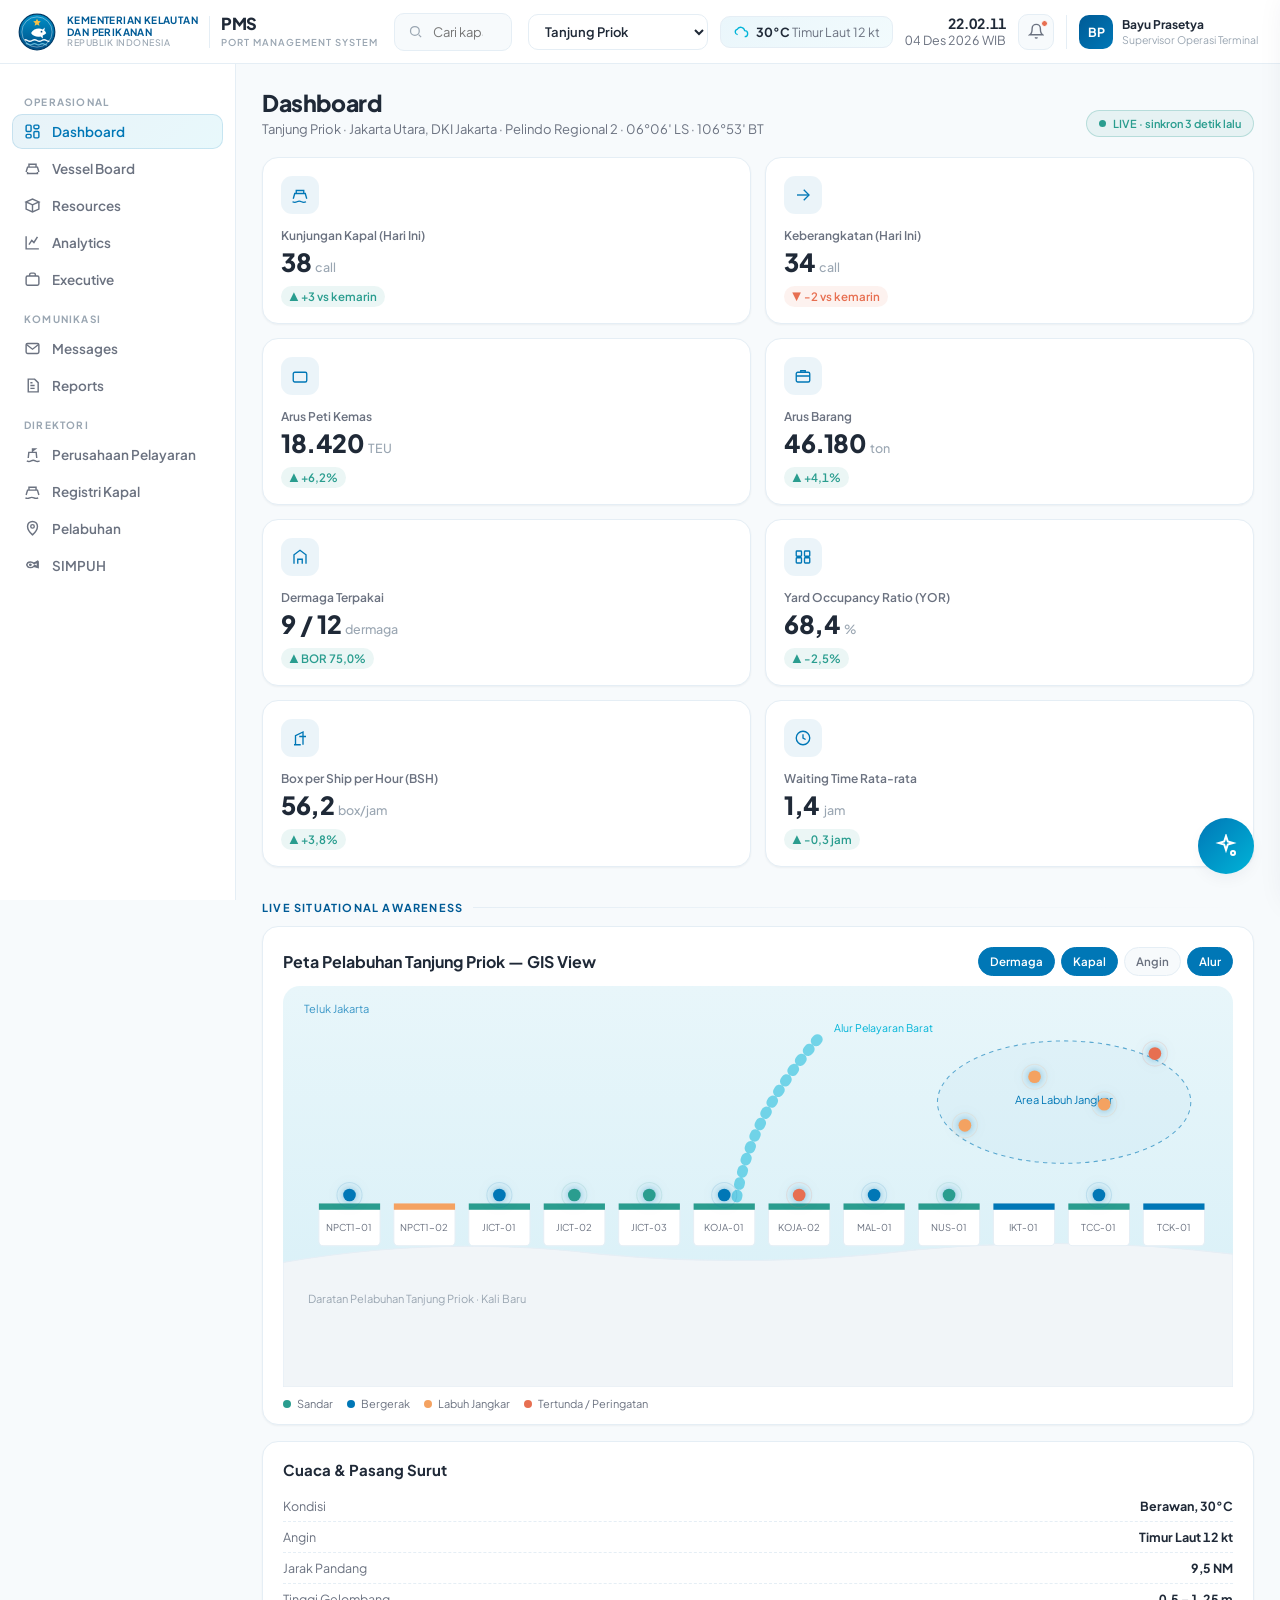
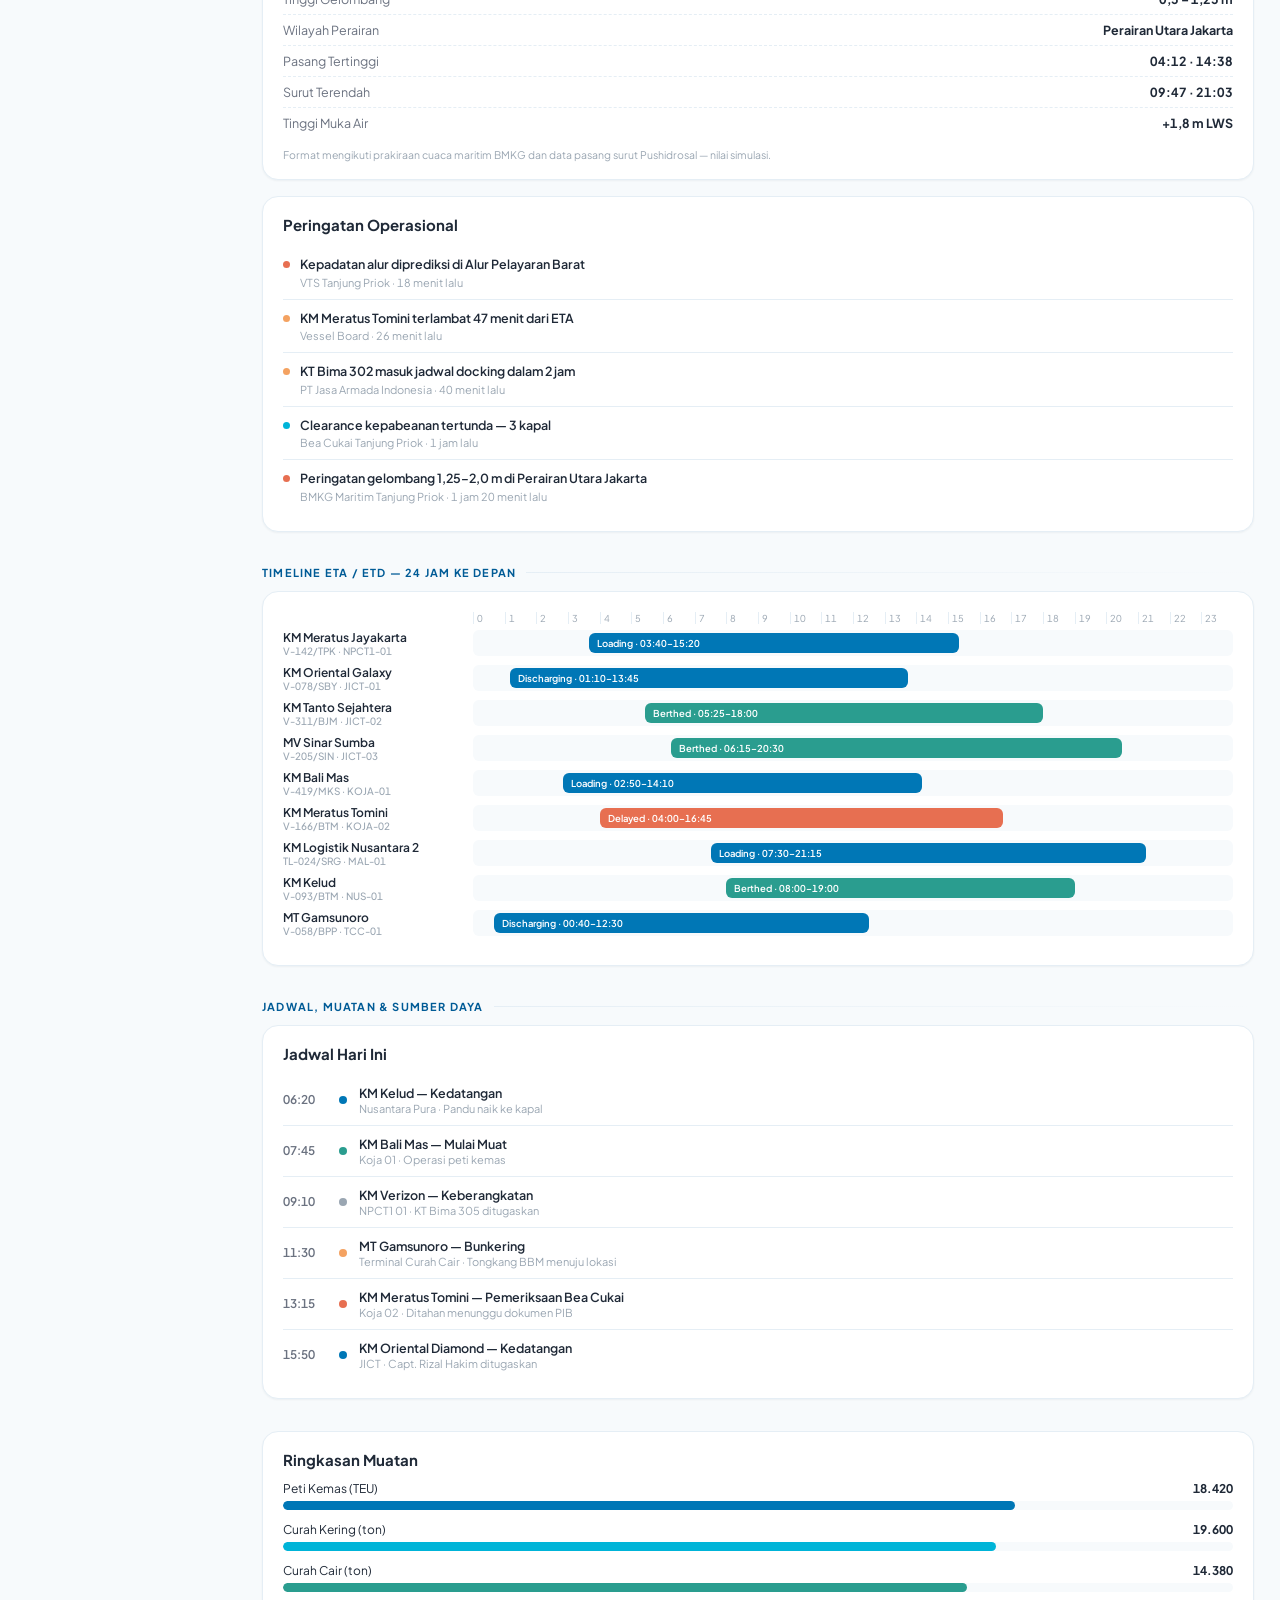
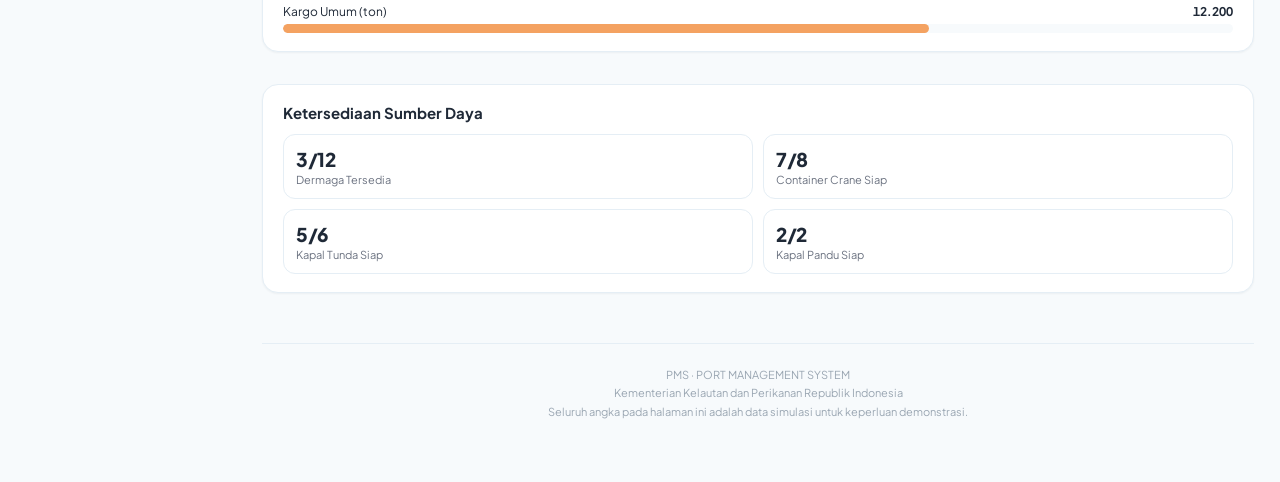
<file: index.html>
<!DOCTYPE html>
<html lang="id">
<head>
<meta charset="UTF-8">
<meta name="viewport" content="width=device-width, initial-scale=1.0">
<meta name="description" content="PMS — Port Management System. Ikhtisar operasional pelabuhan Indonesia secara real-time.">
<title>Dashboard · PMS Port Management System</title>

<link rel="icon" href="assets/img/logo-kkp.svg" type="image/svg+xml">
<link rel="preconnect" href="https://fonts.googleapis.com">
<link rel="preconnect" href="https://fonts.gstatic.com" crossorigin>
<link href="https://fonts.googleapis.com/css2?family=Plus+Jakarta+Sans:wght@400;500;600;700;800&display=swap" rel="stylesheet">

<!-- Urutan pemuatan CSS penting: responsive.css harus terakhir. -->
<link rel="stylesheet" href="assets/css/base.css">
<link rel="stylesheet" href="assets/css/layout.css">
<link rel="stylesheet" href="assets/css/components.css">
<link rel="stylesheet" href="assets/css/responsive.css">
</head>

<body data-page="dashboard">
<div class="app">
  <!-- Topbar dan sidebar dirender oleh assets/js/render.js agar identik
       di seluruh halaman. Jangan menyalin markup-nya ke sini. -->
  <header class="topbar" id="topbar"></header>
  <nav class="sidebar" id="sidebar" aria-label="Navigasi utama"></nav>

  <main class="main">
    <section class="page">

      <div class="page-head">
        <div>
          <h1>Dashboard</h1>
          <div class="sub" id="portSub"></div>
        </div>
        <div class="live-pill"><span class="live-dot"></span> LIVE · sinkron 3 detik lalu</div>
      </div>

      <div class="kpi-grid" id="kpiGrid"></div>

      <div class="section-label">Live Situational Awareness</div>
      <div class="grid-2">
        <div class="card map-card">
          <div class="map-head">
            <h2 id="mapTitle">Peta Pelabuhan — GIS View</h2>
            <div class="layer-toggles" id="layerToggles">
              <button data-layer="Berths"  aria-pressed="true">Dermaga</button>
              <button data-layer="Vessels" aria-pressed="true">Kapal</button>
              <button data-layer="Wind"    aria-pressed="false">Angin</button>
              <button data-layer="Channel" aria-pressed="true">Alur</button>
            </div>
          </div>
          <svg id="portMapSvg" viewBox="0 0 900 380" width="100%" style="display:block;" role="img" aria-label="Peta operasional pelabuhan"></svg>
          <div class="map-legend">
            <span><i style="background:var(--success)"></i>Sandar</span>
            <span><i style="background:var(--primary)"></i>Bergerak</span>
            <span><i style="background:var(--warning)"></i>Labuh Jangkar</span>
            <span><i style="background:var(--danger)"></i>Tertunda / Peringatan</span>
          </div>
        </div>

        <div>
          <div class="card side-card">
            <h2>Cuaca &amp; Pasang Surut</h2>
            <div id="weatherRows"></div>
            <div class="card-note" id="weatherNote"></div>
          </div>
          <div class="card side-card">
            <h2>Peringatan Operasional</h2>
            <div id="alertList"></div>
          </div>
        </div>
      </div>

      <div class="section-label">Timeline ETA / ETD — 24 Jam ke Depan</div>
      <div class="card timeline-card">
        <div class="tl-axis" id="tlAxis"></div>
        <div id="tlBody"></div>
      </div>

      <div class="section-label">Jadwal, Muatan &amp; Sumber Daya</div>
      <div class="grid-3">
        <div class="card side-card"><h2>Jadwal Hari Ini</h2><div id="scheduleList"></div></div>
        <div class="card side-card"><h2>Ringkasan Muatan</h2><div id="cargoSummary"></div></div>
        <div class="card side-card"><h2>Ketersediaan Sumber Daya</h2><div class="resource-grid-mini" id="resAvail"></div></div>
      </div>

    </section>
  </main>
</div>

<!-- Urutan pemuatan JS penting: utils → data → render → pages → copilot → app -->
<script src="assets/js/utils.js"></script>
<script src="assets/js/data.js"></script>
<script src="assets/js/render.js"></script>
<script src="assets/js/pages.js"></script>
<script src="assets/js/copilot.js"></script>
<script src="assets/js/app.js"></script>
</body>
</html>
</file>
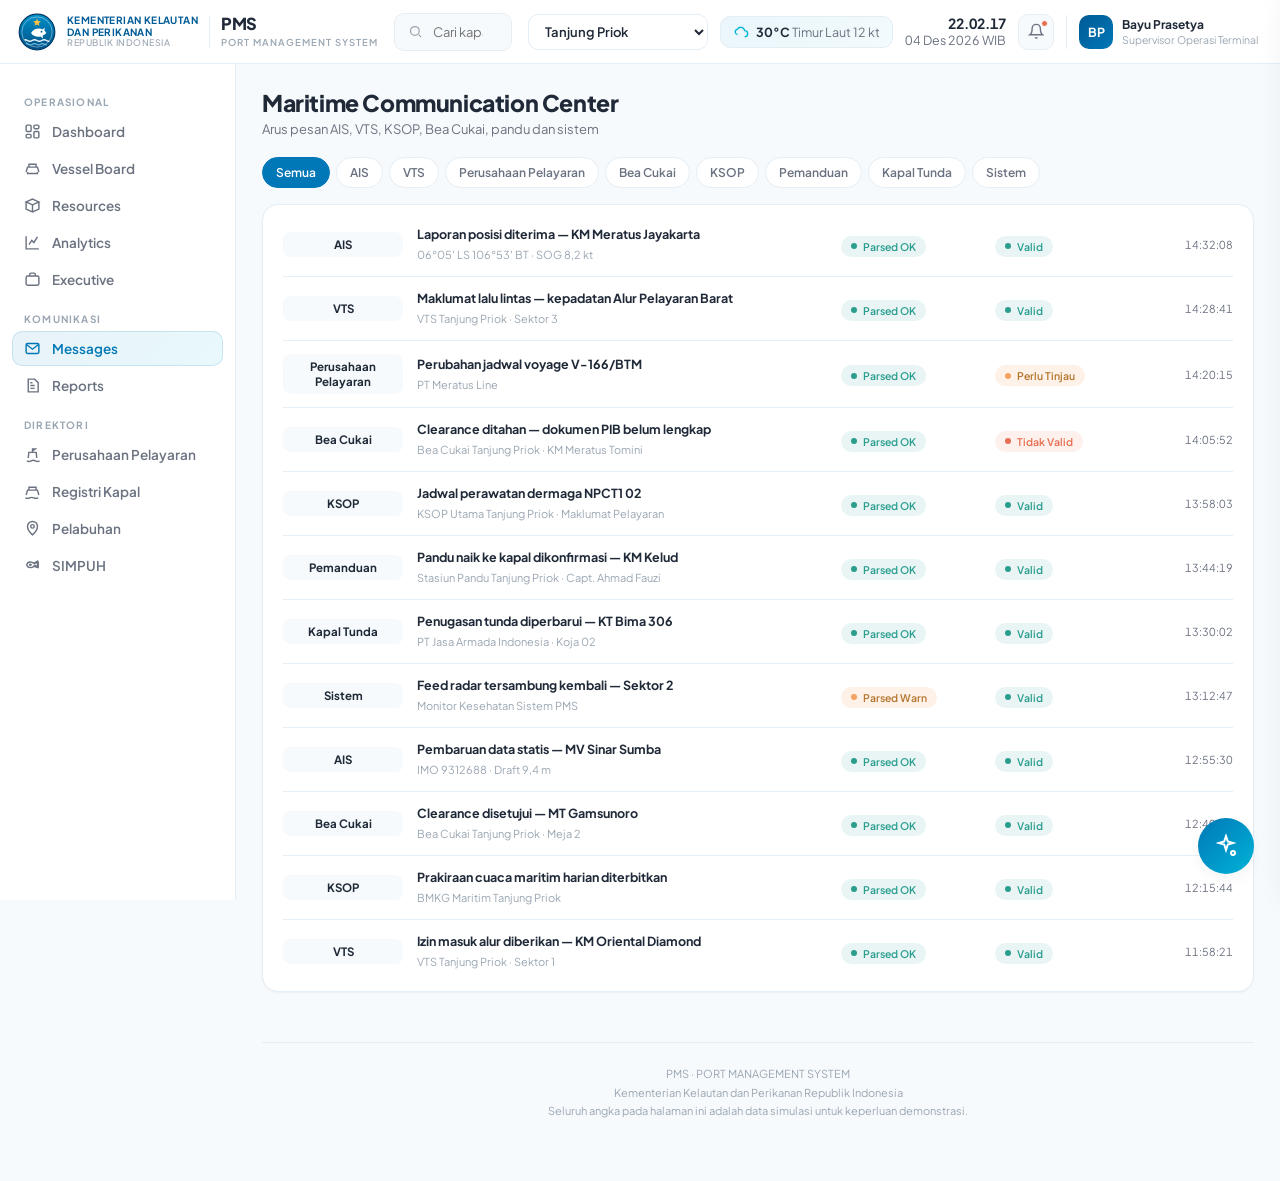
<file: messages.html>
<!DOCTYPE html>
<html lang="id">
<head>
<meta charset="UTF-8">
<meta name="viewport" content="width=device-width, initial-scale=1.0">
<meta name="description" content="Maritime Communication Center — arus pesan AIS, VTS, KSOP, Bea Cukai, pandu dan sistem.">
<title>Messages · PMS Port Management System</title>

<link rel="icon" href="assets/img/logo-kkp.svg" type="image/svg+xml">
<link rel="preconnect" href="https://fonts.googleapis.com">
<link rel="preconnect" href="https://fonts.gstatic.com" crossorigin>
<link href="https://fonts.googleapis.com/css2?family=Plus+Jakarta+Sans:wght@400;500;600;700;800&display=swap" rel="stylesheet">

<!-- Urutan pemuatan CSS penting: responsive.css harus terakhir. -->
<link rel="stylesheet" href="assets/css/base.css">
<link rel="stylesheet" href="assets/css/layout.css">
<link rel="stylesheet" href="assets/css/components.css">
<link rel="stylesheet" href="assets/css/responsive.css">
</head>

<body data-page="messages">
<div class="app">
  <header class="topbar" id="topbar"></header>
  <nav class="sidebar" id="sidebar" aria-label="Navigasi utama"></nav>

  <main class="main">
    <section class="page">

      <div class="page-head">
        <div>
          <h1>Maritime Communication Center</h1>
          <div class="sub">Arus pesan AIS, VTS, KSOP, Bea Cukai, pandu dan sistem</div>
        </div>
      </div>

      <div class="msg-tabs" id="msgTabs"></div>

      <div class="card" style="padding:8px 20px;">
        <div id="msgList"></div>
      </div>

    </section>
  </main>
</div>

<script src="assets/js/utils.js"></script>
<script src="assets/js/data.js"></script>
<script src="assets/js/render.js"></script>
<script src="assets/js/pages.js"></script>
<script src="assets/js/copilot.js"></script>
<script src="assets/js/app.js"></script>
</body>
</html>
</file>
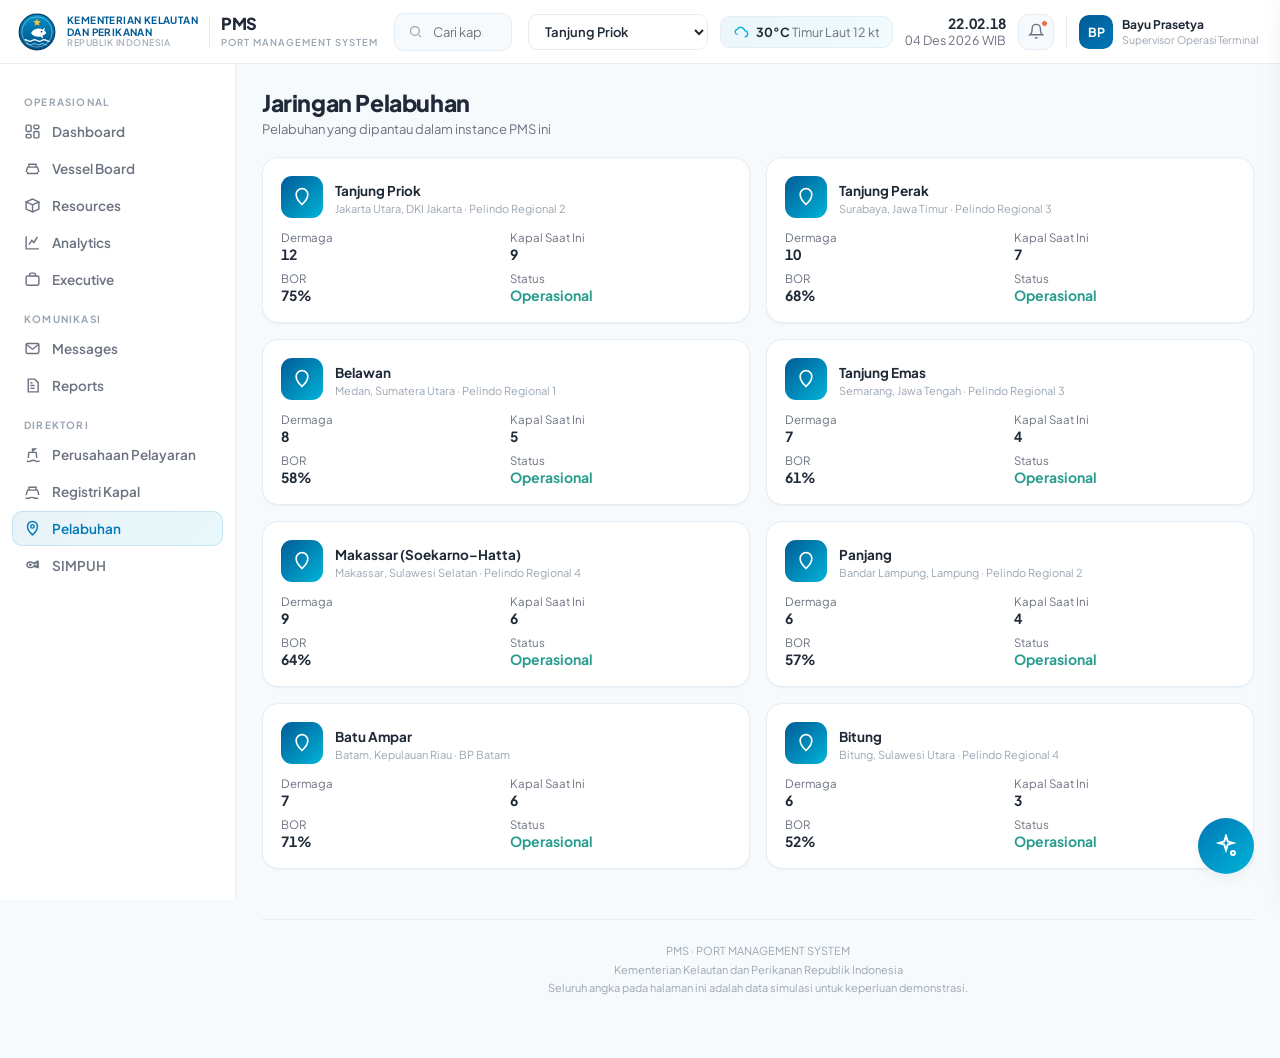
<file: ports.html>
<!DOCTYPE html>
<html lang="id">
<head>
<meta charset="UTF-8">
<meta name="viewport" content="width=device-width, initial-scale=1.0">
<meta name="description" content="Jaringan pelabuhan yang dipantau dalam instance PMS ini.">
<title>Pelabuhan · PMS Port Management System</title>

<link rel="icon" href="assets/img/logo-kkp.svg" type="image/svg+xml">
<link rel="preconnect" href="https://fonts.googleapis.com">
<link rel="preconnect" href="https://fonts.gstatic.com" crossorigin>
<link href="https://fonts.googleapis.com/css2?family=Plus+Jakarta+Sans:wght@400;500;600;700;800&display=swap" rel="stylesheet">

<!-- Urutan pemuatan CSS penting: responsive.css harus terakhir. -->
<link rel="stylesheet" href="assets/css/base.css">
<link rel="stylesheet" href="assets/css/layout.css">
<link rel="stylesheet" href="assets/css/components.css">
<link rel="stylesheet" href="assets/css/responsive.css">
</head>

<body data-page="ports">
<div class="app">
  <header class="topbar" id="topbar"></header>
  <nav class="sidebar" id="sidebar" aria-label="Navigasi utama"></nav>

  <main class="main">
    <section class="page">

      <div class="page-head">
        <div>
          <h1>Jaringan Pelabuhan</h1>
          <div class="sub">Pelabuhan yang dipantau dalam instance PMS ini</div>
        </div>
      </div>

      <div class="dir-grid" id="portsGrid"></div>

    </section>
  </main>
</div>

<script src="assets/js/utils.js"></script>
<script src="assets/js/data.js"></script>
<script src="assets/js/render.js"></script>
<script src="assets/js/pages.js"></script>
<script src="assets/js/copilot.js"></script>
<script src="assets/js/app.js"></script>
</body>
</html>
</file>
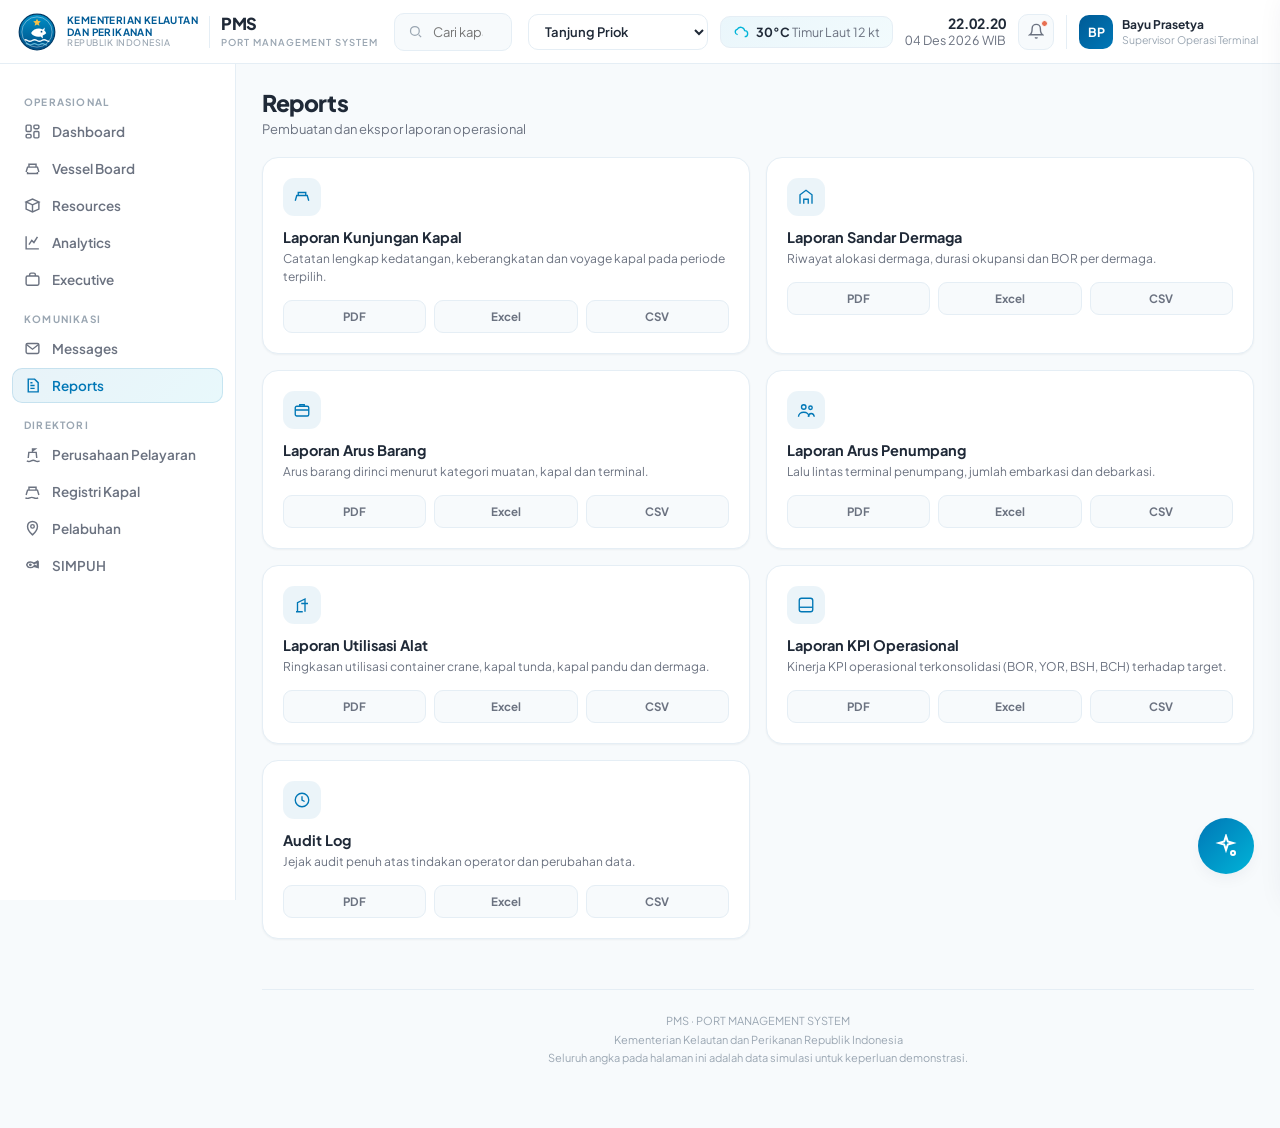
<file: reports.html>
<!DOCTYPE html>
<html lang="id">
<head>
<meta charset="UTF-8">
<meta name="viewport" content="width=device-width, initial-scale=1.0">
<meta name="description" content="Reports — pembuatan dan ekspor laporan operasional pelabuhan.">
<title>Reports · PMS Port Management System</title>

<link rel="icon" href="assets/img/logo-kkp.svg" type="image/svg+xml">
<link rel="preconnect" href="https://fonts.googleapis.com">
<link rel="preconnect" href="https://fonts.gstatic.com" crossorigin>
<link href="https://fonts.googleapis.com/css2?family=Plus+Jakarta+Sans:wght@400;500;600;700;800&display=swap" rel="stylesheet">

<!-- Urutan pemuatan CSS penting: responsive.css harus terakhir. -->
<link rel="stylesheet" href="assets/css/base.css">
<link rel="stylesheet" href="assets/css/layout.css">
<link rel="stylesheet" href="assets/css/components.css">
<link rel="stylesheet" href="assets/css/responsive.css">
</head>

<body data-page="reports">
<div class="app">
  <header class="topbar" id="topbar"></header>
  <nav class="sidebar" id="sidebar" aria-label="Navigasi utama"></nav>

  <main class="main">
    <section class="page">

      <div class="page-head">
        <div>
          <h1>Reports</h1>
          <div class="sub">Pembuatan dan ekspor laporan operasional</div>
        </div>
      </div>

      <div class="report-grid" id="reportGrid"></div>

    </section>
  </main>
</div>

<script src="assets/js/utils.js"></script>
<script src="assets/js/data.js"></script>
<script src="assets/js/render.js"></script>
<script src="assets/js/pages.js"></script>
<script src="assets/js/copilot.js"></script>
<script src="assets/js/app.js"></script>
</body>
</html>
</file>
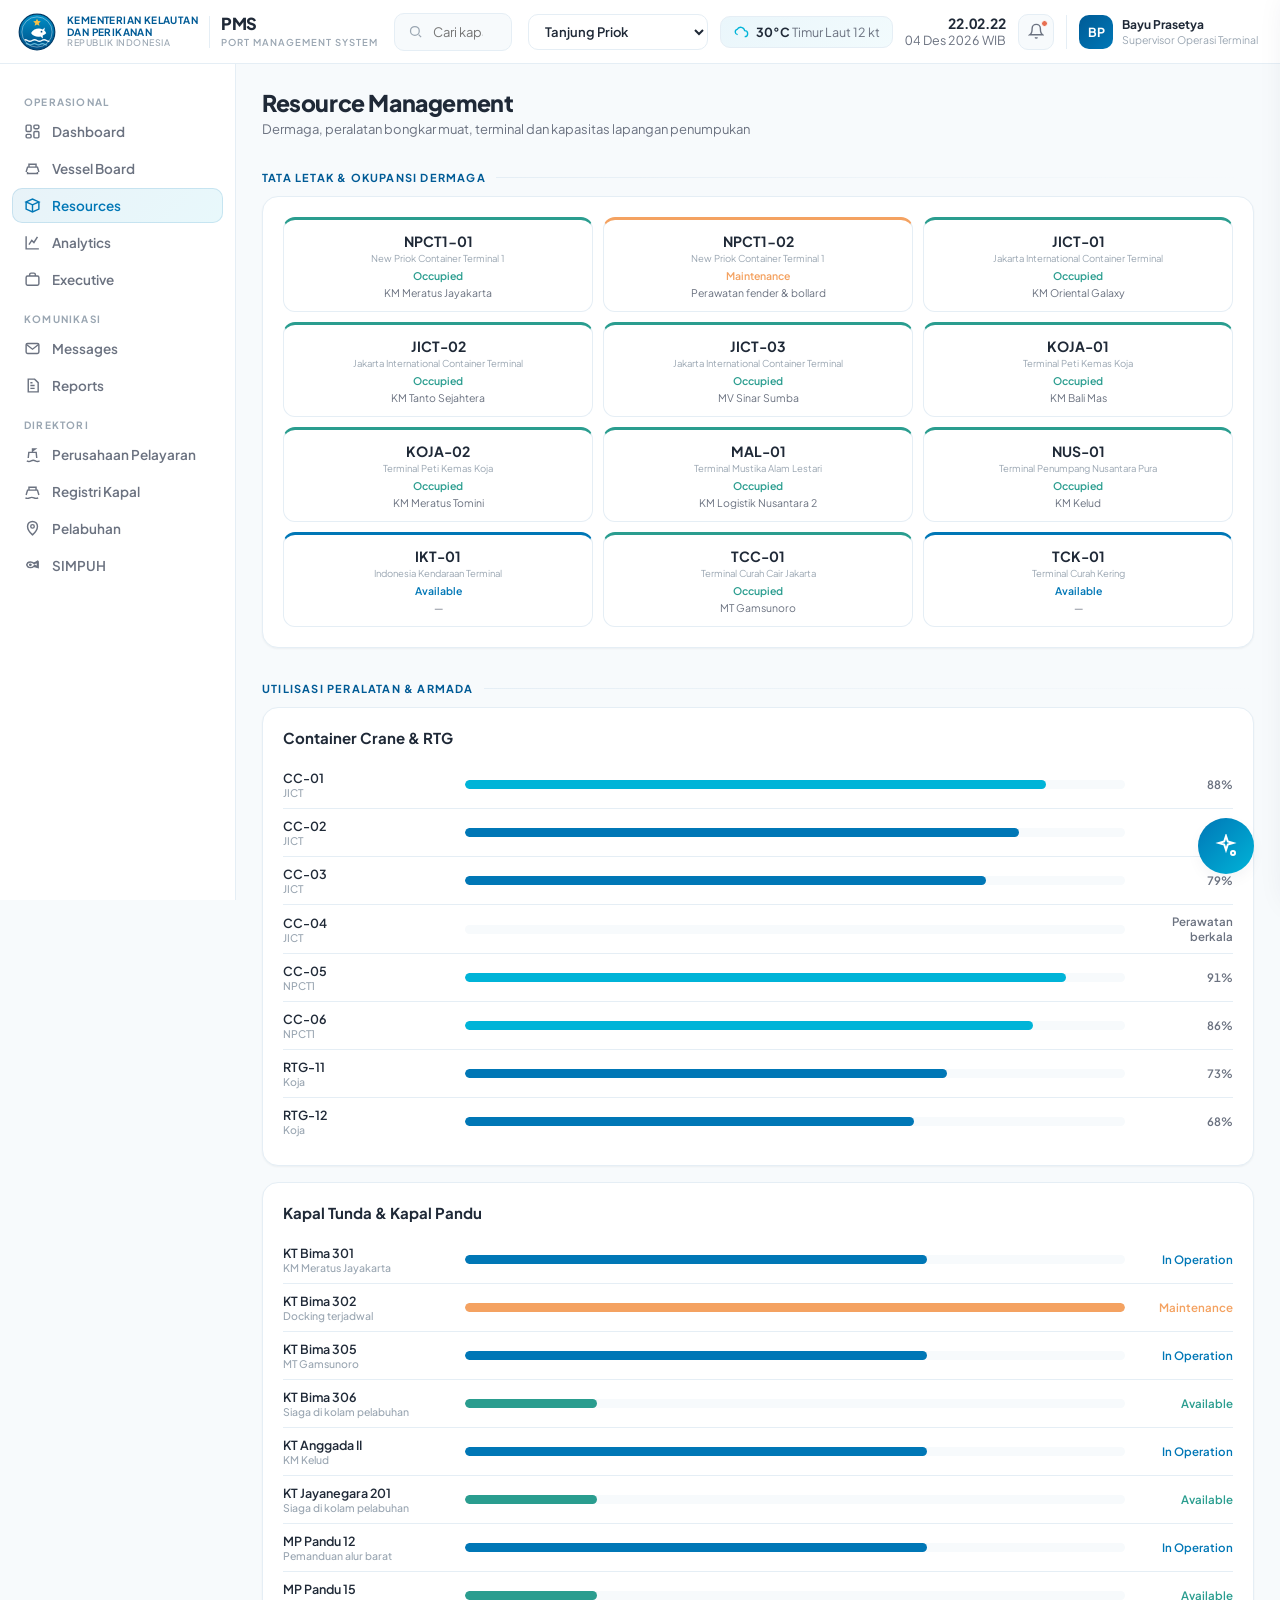
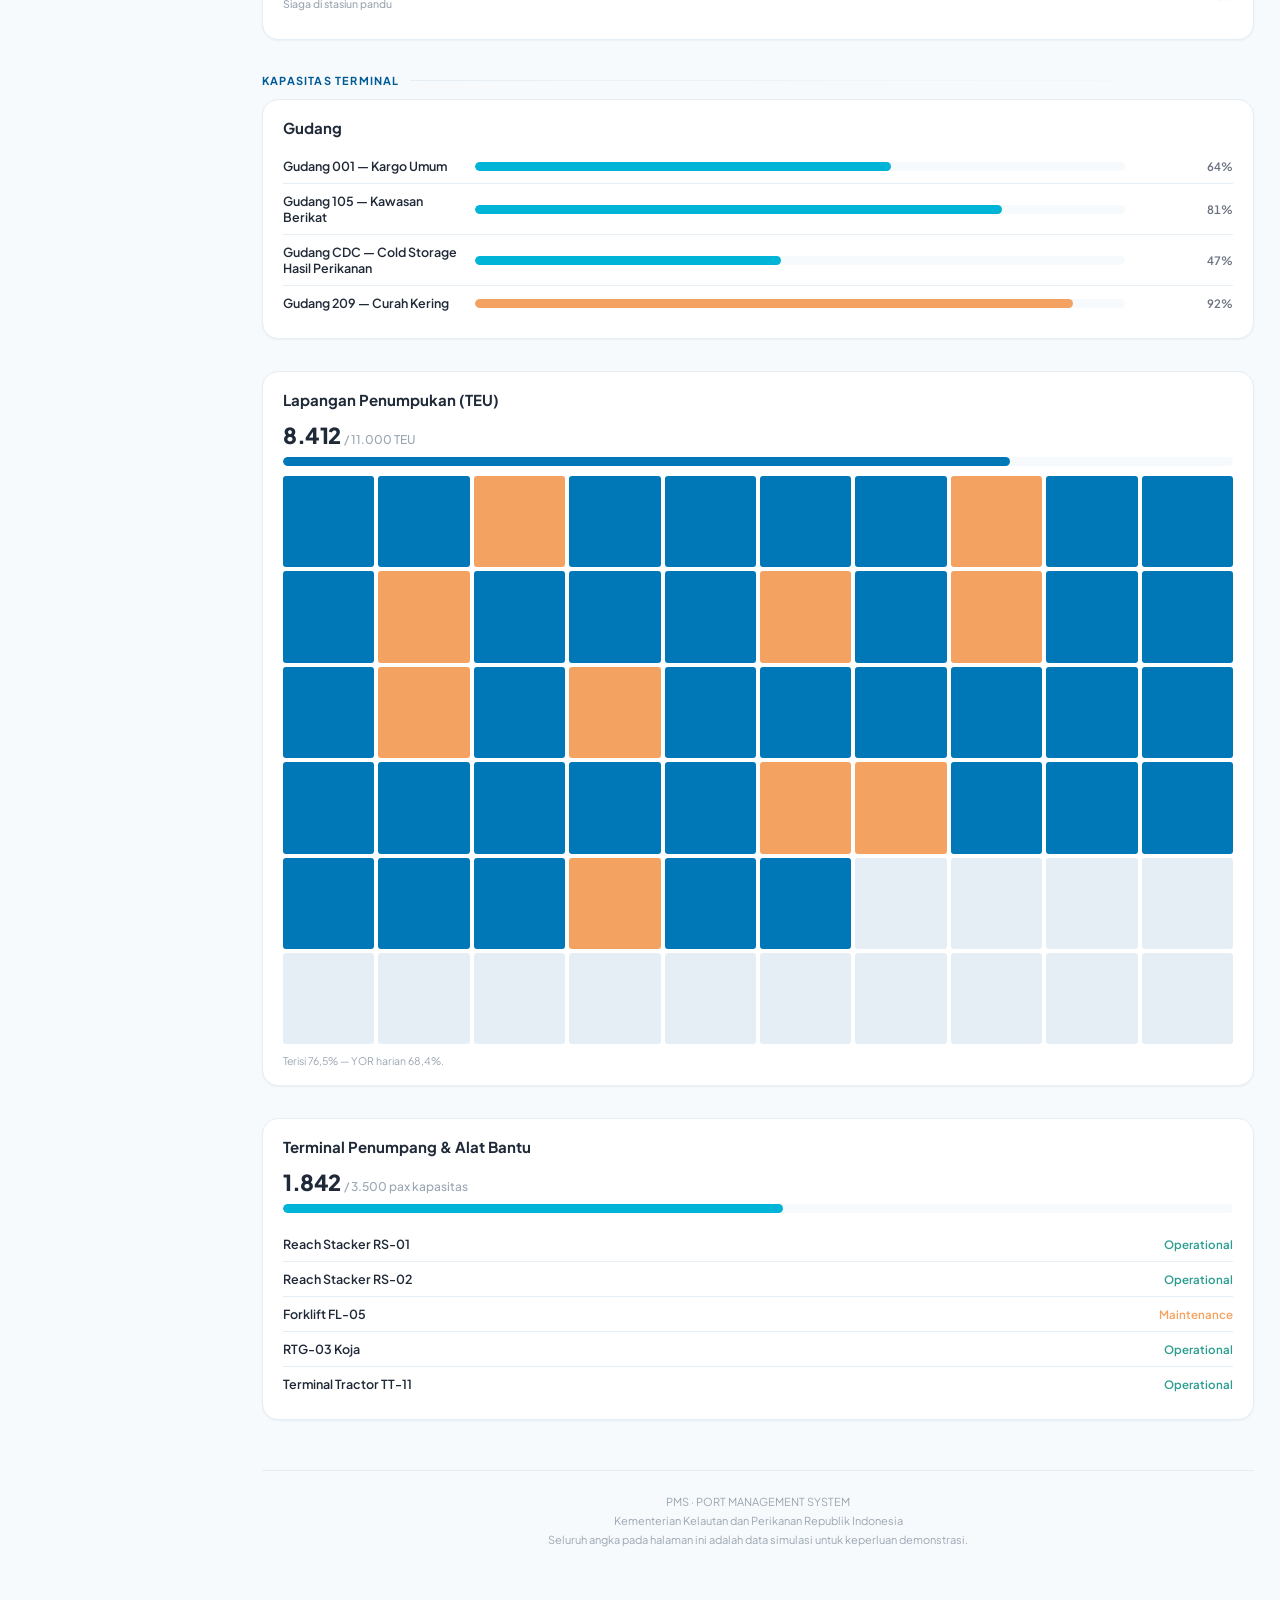
<file: resources.html>
<!DOCTYPE html>
<html lang="id">
<head>
<meta charset="UTF-8">
<meta name="viewport" content="width=device-width, initial-scale=1.0">
<meta name="description" content="Resource Management — dermaga, peralatan bongkar muat, gudang dan lapangan penumpukan.">
<title>Resources · PMS Port Management System</title>

<link rel="icon" href="assets/img/logo-kkp.svg" type="image/svg+xml">
<link rel="preconnect" href="https://fonts.googleapis.com">
<link rel="preconnect" href="https://fonts.gstatic.com" crossorigin>
<link href="https://fonts.googleapis.com/css2?family=Plus+Jakarta+Sans:wght@400;500;600;700;800&display=swap" rel="stylesheet">

<!-- Urutan pemuatan CSS penting: responsive.css harus terakhir. -->
<link rel="stylesheet" href="assets/css/base.css">
<link rel="stylesheet" href="assets/css/layout.css">
<link rel="stylesheet" href="assets/css/components.css">
<link rel="stylesheet" href="assets/css/responsive.css">
</head>

<body data-page="resources">
<div class="app">
  <header class="topbar" id="topbar"></header>
  <nav class="sidebar" id="sidebar" aria-label="Navigasi utama"></nav>

  <main class="main">
    <section class="page">

      <div class="page-head">
        <div>
          <h1>Resource Management</h1>
          <div class="sub">Dermaga, peralatan bongkar muat, terminal dan kapasitas lapangan penumpukan</div>
        </div>
      </div>

      <div class="section-label">Tata Letak &amp; Okupansi Dermaga</div>
      <div class="card" style="padding:20px;">
        <div class="berth-grid" id="berthGrid"></div>
      </div>

      <div class="section-label">Utilisasi Peralatan &amp; Armada</div>
      <div class="grid-2">
        <div class="card res-list-card"><h2>Container Crane &amp; RTG</h2><div id="craneList"></div></div>
        <div class="card res-list-card"><h2>Kapal Tunda &amp; Kapal Pandu</h2><div id="tugList"></div></div>
      </div>

      <div class="section-label">Kapasitas Terminal</div>
      <div class="grid-3">
        <div class="card side-card"><h2>Gudang</h2><div id="warehouseList"></div></div>

        <div class="card side-card">
          <h2>Lapangan Penumpukan (TEU)</h2>
          <div class="big-stat" id="yardStat"></div>
          <div class="bar-track" style="margin-top:8px;"><div class="bar-fill" id="yardBar" style="background:var(--primary);"></div></div>
          <div class="yard-grid" id="yardGrid"></div>
          <div class="card-note" id="yardNote"></div>
        </div>

        <div class="card side-card">
          <h2>Terminal Penumpang &amp; Alat Bantu</h2>
          <div class="big-stat" id="paxStat"></div>
          <div class="bar-track" style="margin-top:8px;margin-bottom:14px;"><div class="bar-fill" id="paxBar" style="background:var(--accent);"></div></div>
          <div id="equipmentList"></div>
        </div>
      </div>

    </section>
  </main>
</div>

<script src="assets/js/utils.js"></script>
<script src="assets/js/data.js"></script>
<script src="assets/js/render.js"></script>
<script src="assets/js/pages.js"></script>
<script src="assets/js/copilot.js"></script>
<script src="assets/js/app.js"></script>
</body>
</html>
</file>
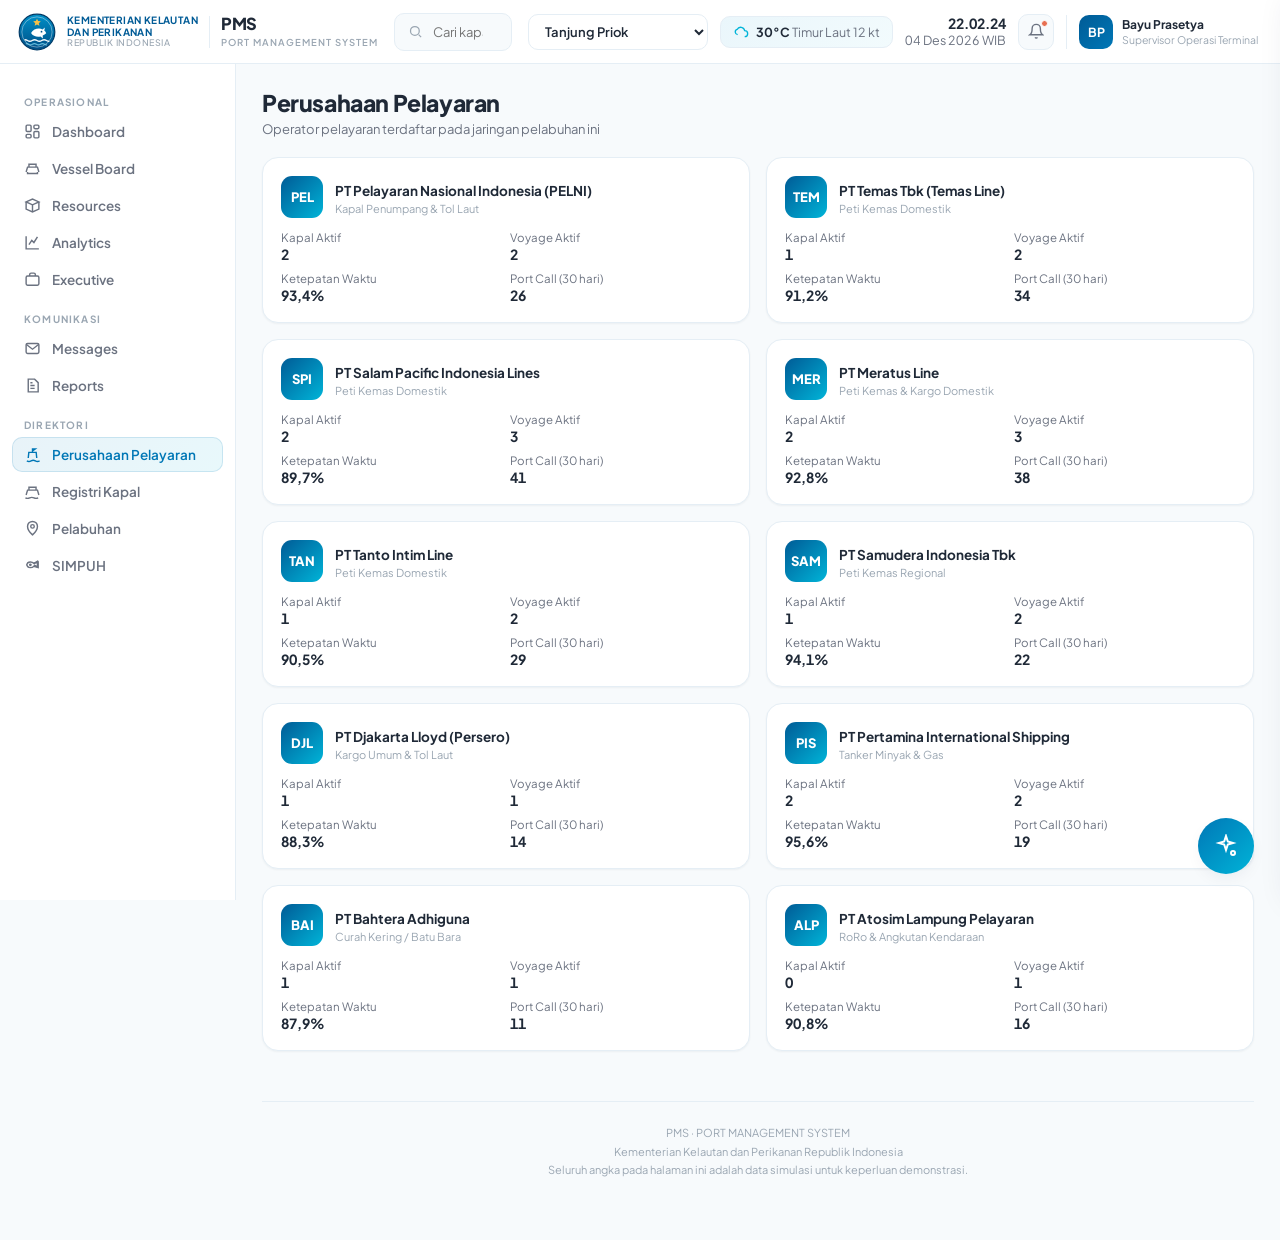
<file: shipping-lines.html>
<!DOCTYPE html>
<html lang="id">
<head>
<meta charset="UTF-8">
<meta name="viewport" content="width=device-width, initial-scale=1.0">
<meta name="description" content="Direktori perusahaan pelayaran yang beroperasi pada jaringan pelabuhan ini.">
<title>Perusahaan Pelayaran · PMS Port Management System</title>

<link rel="icon" href="assets/img/logo-kkp.svg" type="image/svg+xml">
<link rel="preconnect" href="https://fonts.googleapis.com">
<link rel="preconnect" href="https://fonts.gstatic.com" crossorigin>
<link href="https://fonts.googleapis.com/css2?family=Plus+Jakarta+Sans:wght@400;500;600;700;800&display=swap" rel="stylesheet">

<!-- Urutan pemuatan CSS penting: responsive.css harus terakhir. -->
<link rel="stylesheet" href="assets/css/base.css">
<link rel="stylesheet" href="assets/css/layout.css">
<link rel="stylesheet" href="assets/css/components.css">
<link rel="stylesheet" href="assets/css/responsive.css">
</head>

<body data-page="shippinglines">
<div class="app">
  <header class="topbar" id="topbar"></header>
  <nav class="sidebar" id="sidebar" aria-label="Navigasi utama"></nav>

  <main class="main">
    <section class="page">

      <div class="page-head">
        <div>
          <h1>Perusahaan Pelayaran</h1>
          <div class="sub">Operator pelayaran terdaftar pada jaringan pelabuhan ini</div>
        </div>
      </div>

      <div class="dir-grid" id="shippingLinesGrid"></div>

    </section>
  </main>
</div>

<script src="assets/js/utils.js"></script>
<script src="assets/js/data.js"></script>
<script src="assets/js/render.js"></script>
<script src="assets/js/pages.js"></script>
<script src="assets/js/copilot.js"></script>
<script src="assets/js/app.js"></script>
</body>
</html>
</file>
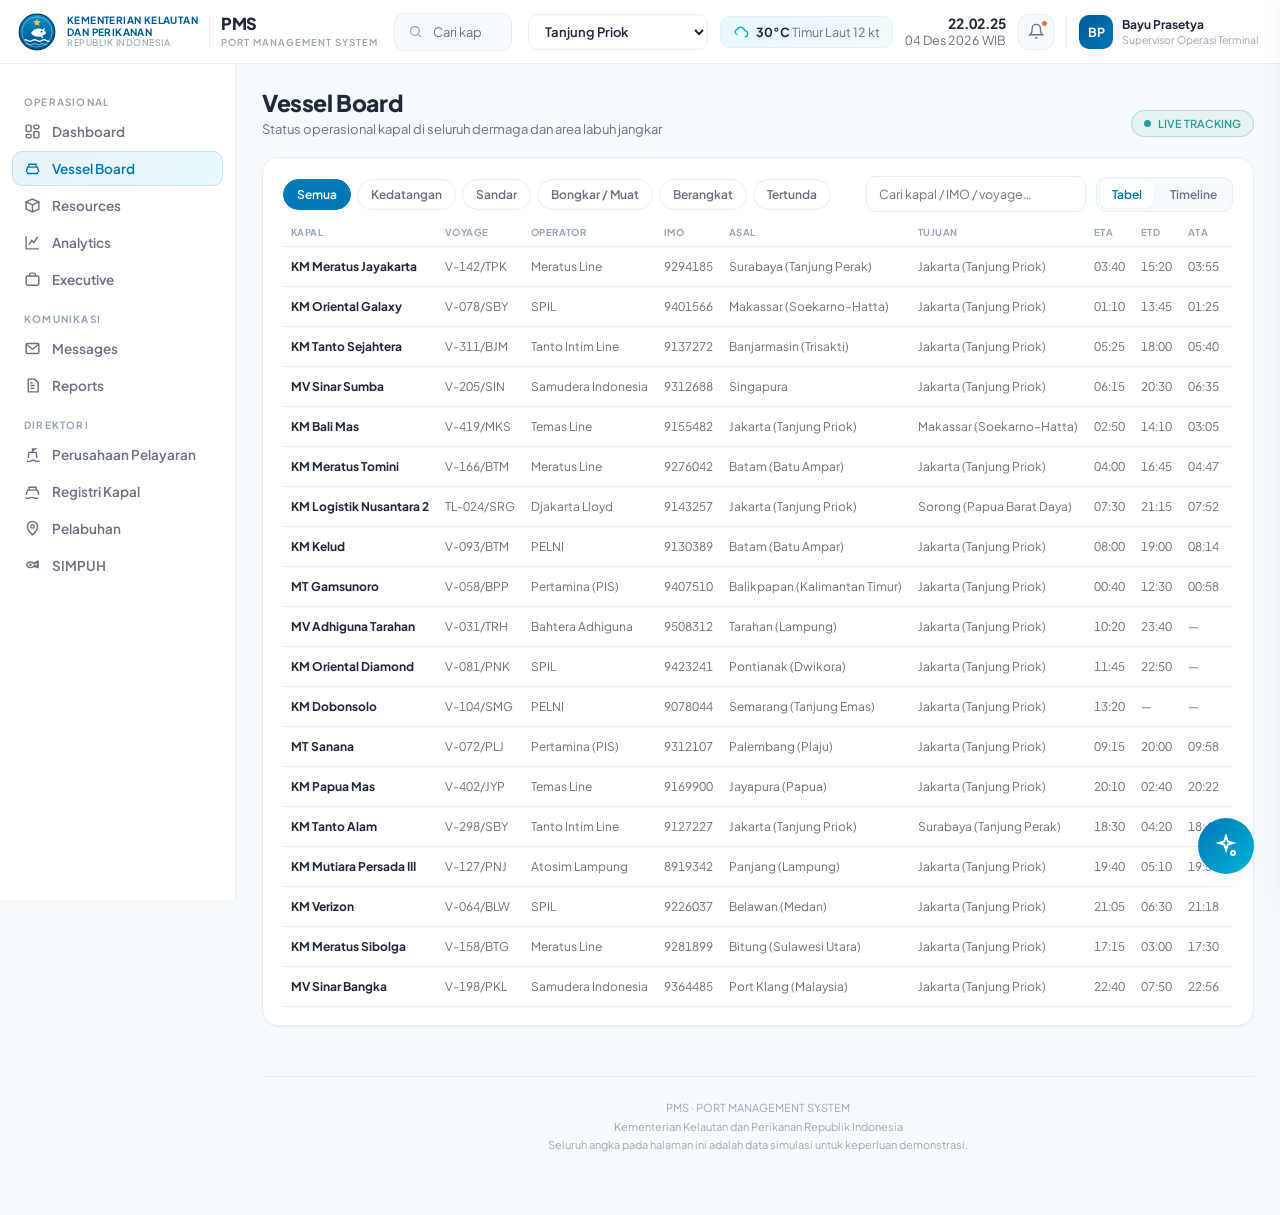
<file: vessel-board.html>
<!DOCTYPE html>
<html lang="id">
<head>
<meta charset="UTF-8">
<meta name="viewport" content="width=device-width, initial-scale=1.0">
<meta name="description" content="Vessel Board — status operasional kapal di seluruh dermaga dan area labuh jangkar.">
<title>Vessel Board · PMS Port Management System</title>

<link rel="icon" href="assets/img/logo-kkp.svg" type="image/svg+xml">
<link rel="preconnect" href="https://fonts.googleapis.com">
<link rel="preconnect" href="https://fonts.gstatic.com" crossorigin>
<link href="https://fonts.googleapis.com/css2?family=Plus+Jakarta+Sans:wght@400;500;600;700;800&display=swap" rel="stylesheet">

<!-- Urutan pemuatan CSS penting: responsive.css harus terakhir. -->
<link rel="stylesheet" href="assets/css/base.css">
<link rel="stylesheet" href="assets/css/layout.css">
<link rel="stylesheet" href="assets/css/components.css">
<link rel="stylesheet" href="assets/css/responsive.css">
</head>

<body data-page="vesselboard">
<div class="app">
  <header class="topbar" id="topbar"></header>
  <nav class="sidebar" id="sidebar" aria-label="Navigasi utama"></nav>

  <main class="main">
    <section class="page">

      <div class="page-head">
        <div>
          <h1>Vessel Board</h1>
          <div class="sub">Status operasional kapal di seluruh dermaga dan area labuh jangkar</div>
        </div>
        <div class="live-pill"><span class="live-dot"></span> LIVE TRACKING</div>
      </div>

      <div class="card" style="padding:18px 20px;">
        <div class="toolbar">
          <div class="filter-chips" id="vbFilters"></div>
          <div style="display:flex;gap:10px;align-items:center;">
            <input id="vbSearch" class="text-input" style="min-width:220px;" type="search"
                   placeholder="Cari kapal / IMO / voyage…" aria-label="Cari kapal">
            <div class="view-toggle" id="vbView">
              <button data-view="table"    aria-pressed="true">Tabel</button>
              <button data-view="timeline" aria-pressed="false">Timeline</button>
            </div>
          </div>
        </div>

        <div id="vbTableWrap" style="overflow-x:auto;">
          <table>
            <thead><tr>
              <th>Kapal</th><th>Voyage</th><th>Operator</th><th>IMO</th><th>Asal</th><th>Tujuan</th>
              <th>ETA</th><th>ETD</th><th>ATA</th><th>ATD</th><th>Dermaga</th><th>Pandu</th><th>Tunda</th>
              <th>Muatan</th><th>Bea Cukai</th><th>Status</th>
            </tr></thead>
            <tbody id="vbBody"></tbody>
          </table>
        </div>

        <div id="vbTimelineWrap" hidden style="overflow-x:auto;">
          <div class="tl-axis" id="vbTlAxis"></div>
          <div id="vbTlBody"></div>
        </div>
      </div>

    </section>
  </main>
</div>

<script src="assets/js/utils.js"></script>
<script src="assets/js/data.js"></script>
<script src="assets/js/render.js"></script>
<script src="assets/js/pages.js"></script>
<script src="assets/js/copilot.js"></script>
<script src="assets/js/app.js"></script>
</body>
</html>
</file>
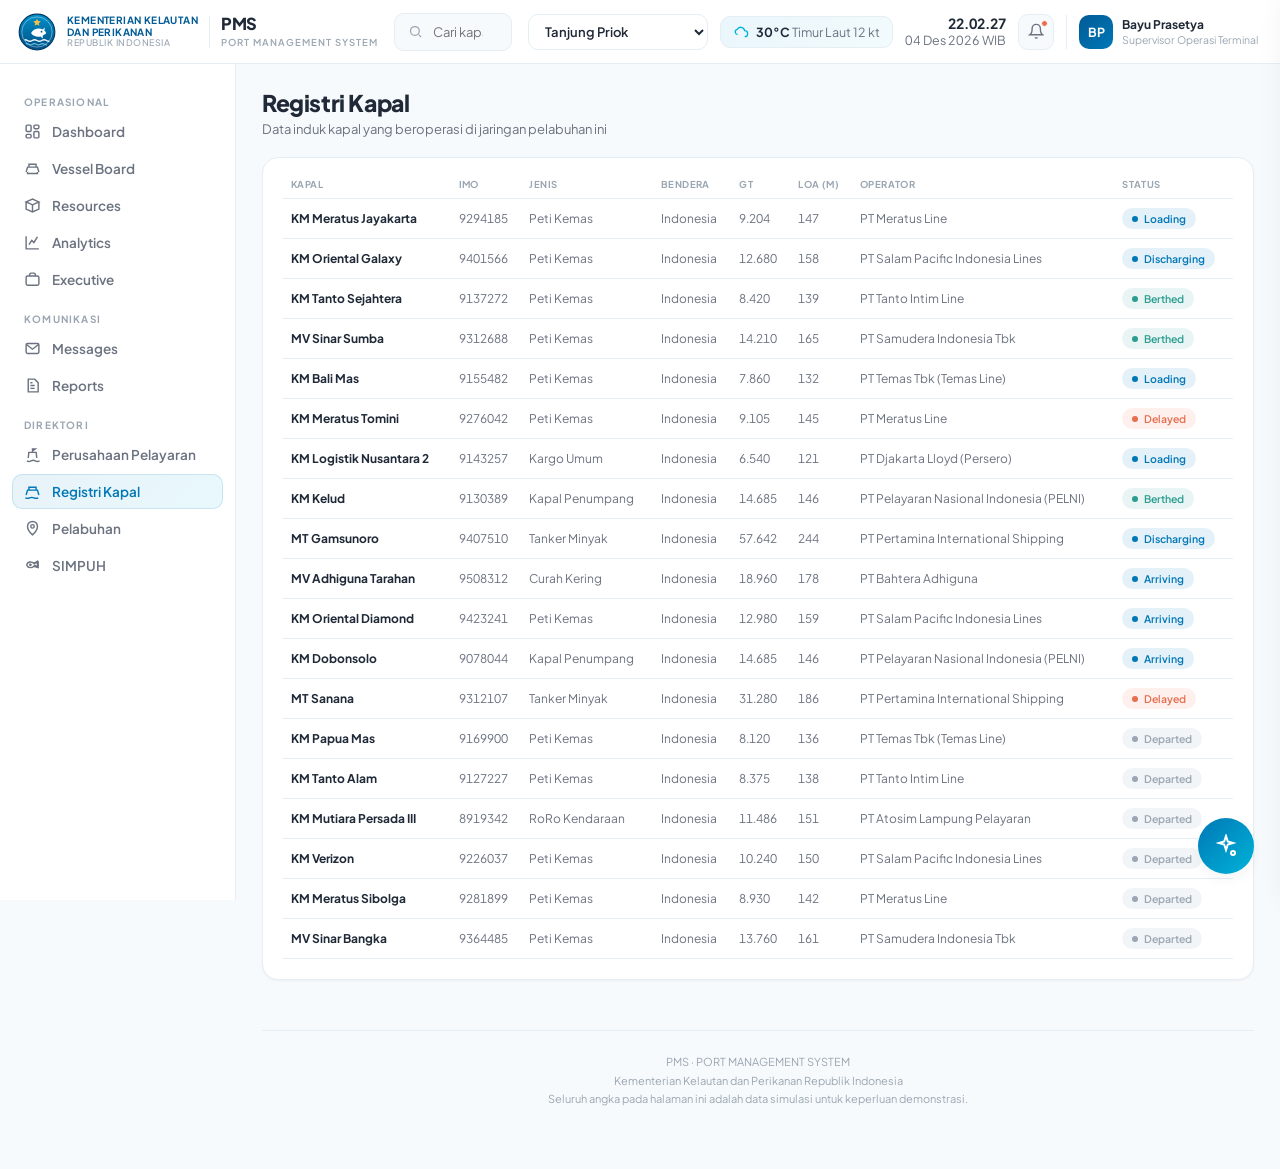
<file: vessels.html>
<!DOCTYPE html>
<html lang="id">
<head>
<meta charset="UTF-8">
<meta name="viewport" content="width=device-width, initial-scale=1.0">
<meta name="description" content="Registri kapal — data induk kapal yang beroperasi di jaringan pelabuhan ini.">
<title>Registri Kapal · PMS Port Management System</title>

<link rel="icon" href="assets/img/logo-kkp.svg" type="image/svg+xml">
<link rel="preconnect" href="https://fonts.googleapis.com">
<link rel="preconnect" href="https://fonts.gstatic.com" crossorigin>
<link href="https://fonts.googleapis.com/css2?family=Plus+Jakarta+Sans:wght@400;500;600;700;800&display=swap" rel="stylesheet">

<!-- Urutan pemuatan CSS penting: responsive.css harus terakhir. -->
<link rel="stylesheet" href="assets/css/base.css">
<link rel="stylesheet" href="assets/css/layout.css">
<link rel="stylesheet" href="assets/css/components.css">
<link rel="stylesheet" href="assets/css/responsive.css">
</head>

<body data-page="vessels">
<div class="app">
  <header class="topbar" id="topbar"></header>
  <nav class="sidebar" id="sidebar" aria-label="Navigasi utama"></nav>

  <main class="main">
    <section class="page">

      <div class="page-head">
        <div>
          <h1>Registri Kapal</h1>
          <div class="sub">Data induk kapal yang beroperasi di jaringan pelabuhan ini</div>
        </div>
      </div>

      <div class="card table-card">
        <table>
          <thead><tr>
            <th>Kapal</th><th>IMO</th><th>Jenis</th><th>Bendera</th>
            <th>GT</th><th>LOA (m)</th><th>Operator</th><th>Status</th>
          </tr></thead>
          <tbody id="vesselsRegistryBody"></tbody>
        </table>
      </div>

    </section>
  </main>
</div>

<script src="assets/js/utils.js"></script>
<script src="assets/js/data.js"></script>
<script src="assets/js/render.js"></script>
<script src="assets/js/pages.js"></script>
<script src="assets/js/copilot.js"></script>
<script src="assets/js/app.js"></script>
</body>
</html>
</file>
<file: assets/css/base.css>
/* =========================================================================
   PMS · Port Management System
   base.css — design token, reset, dan aturan tipografi dasar.
   Dimuat PERTAMA.
   ========================================================================= */

:root{
  /* warna */
  --bg:#F7FAFC;
  --card:#FFFFFF;
  --border:#E5EEF5;
  --primary:#0077B6;
  --secondary:#005B96;
  --accent:#00B4D8;
  --success:#2A9D8F;
  --warning:#F4A261;
  --danger:#E76F51;
  --text-hi:#1F2937;
  --text-mid:#6B7280;
  --text-low:#9AA6B2;

  /* satu keluarga font untuk seluruh antarmuka */
  --font-sans:'Plus Jakarta Sans', system-ui, -apple-system, 'Segoe UI', sans-serif;

  /* radius */
  --r-lg:16px;
  --r-md:12px;
  --r-sm:8px;

  /* bayangan */
  --shadow-1:0 1px 2px rgba(16,40,64,0.05);
  --shadow-2:0 6px 20px -8px rgba(16,40,64,0.12);
}

*{box-sizing:border-box;}
html,body{margin:0;padding:0;}

body{
  background:var(--bg);
  color:var(--text-hi);
  font-family:var(--font-sans);
  font-weight:400;
  -webkit-font-smoothing:antialiased;
}

button,input,select{font-family:inherit;}
button{cursor:pointer;}

/* Angka & label teknis memakai lebar digit seragam supaya kolom tabel,
   timeline dan KPI tetap rata saat nilainya berubah. */
.num,td,th,.clock,.alert-meta,.tl-bar,.tl-name small,.sched-time,.msg-time,
.map-legend,.nav-group-label,.section-label,.heat-row .lbl,.heat-hours span,
.berth-cell .bstatus,.res-row .rval,.dir-stats b,.kpi .delta,.live-pill,
.tl-axis span,footer.credits{
  font-variant-numeric:tabular-nums;
  font-feature-settings:'tnum' 1;
}

::-webkit-scrollbar{width:8px;height:8px;}
::-webkit-scrollbar-thumb{background:#CBD9E3;border-radius:8px;}
::-webkit-scrollbar-track{background:transparent;}
</file>
<file: assets/css/layout.css>
/* =========================================================================
   PMS · Port Management System
   layout.css — kerangka aplikasi: topbar, sidebar, area utama, dan grid.
   Dimuat KEDUA.
   ========================================================================= */

.app{
  display:grid;
  grid-template-columns:236px 1fr;
  grid-template-rows:64px 1fr;
  min-height:100vh;
}

/* ------------------------------------------------------------------ topbar */
.topbar{
  grid-column:1/3;grid-row:1;
  display:flex;align-items:center;justify-content:space-between;gap:16px;
  padding:0 22px 0 18px;
  background:var(--card);border-bottom:1px solid var(--border);
  position:sticky;top:0;z-index:80;
}

.brand{display:flex;align-items:center;gap:11px;min-width:0;}
.brand-home{display:flex;flex-shrink:0;}
.brand-logo{width:38px;height:38px;flex-shrink:0;display:block;}
.brand-inst{line-height:1.2;min-width:0;}
.brand-inst b{display:block;font-size:10px;font-weight:700;letter-spacing:.4px;text-transform:uppercase;color:var(--secondary);white-space:nowrap;}
.brand-inst span{display:block;font-size:9px;font-weight:500;letter-spacing:.5px;text-transform:uppercase;color:var(--text-low);}
.brand-sep{width:1px;height:32px;background:var(--border);flex-shrink:0;}
.brand-app b{display:block;font-size:16.5px;font-weight:800;letter-spacing:-.3px;color:var(--text-hi);line-height:1.1;}
.brand-app small{display:block;font-size:9.5px;font-weight:600;letter-spacing:1px;text-transform:uppercase;color:var(--text-low);margin-top:2px;white-space:nowrap;}

.top-mid{display:flex;align-items:center;flex:1;justify-content:center;max-width:460px;}
.search-wrap{display:flex;align-items:center;gap:8px;background:var(--bg);border:1px solid var(--border);padding:9px 13px;border-radius:10px;color:var(--text-low);width:100%;}
.search-wrap svg{width:15px;height:15px;stroke:var(--text-low);flex-shrink:0;}
.search-wrap input{border:none;background:none;outline:none;color:var(--text-hi);font-size:13px;width:100%;}

.top-right{display:flex;align-items:center;gap:12px;}
.port-select{border:1px solid var(--border);background:var(--card);color:var(--text-hi);font-size:13px;font-weight:600;padding:8px 12px;border-radius:10px;outline:none;max-width:180px;}
.weather-chip{display:flex;align-items:center;gap:7px;font-size:12.5px;color:var(--text-mid);background:linear-gradient(135deg,#EAF6FB,#F2FBFD);border:1px solid var(--border);padding:7px 12px;border-radius:10px;white-space:nowrap;}
.weather-chip svg{width:16px;height:16px;stroke:var(--accent);flex-shrink:0;}
.weather-chip b{color:var(--text-hi);font-weight:700;}
.clock{font-size:12.5px;color:var(--text-mid);text-align:right;line-height:1.3;min-width:78px;}
.clock b{display:block;color:var(--text-hi);font-size:14px;font-weight:700;}
.icon-btn{width:36px;height:36px;border-radius:10px;background:var(--bg);border:1px solid var(--border);display:flex;align-items:center;justify-content:center;color:var(--text-mid);position:relative;flex-shrink:0;text-decoration:none;}
.icon-btn svg{width:16.5px;height:16.5px;}
.dot-badge{position:absolute;top:5px;right:5px;width:7px;height:7px;border-radius:50%;background:var(--danger);border:1.5px solid var(--card);}
.profile{display:flex;align-items:center;gap:9px;padding-left:12px;border-left:1px solid var(--border);}
.avatar{width:34px;height:34px;border-radius:10px;background:linear-gradient(135deg,var(--secondary),var(--primary));display:flex;align-items:center;justify-content:center;font-weight:700;font-size:12.5px;color:#fff;flex-shrink:0;}
.who{font-size:12px;line-height:1.25;}
.who b{display:block;font-weight:700;color:var(--text-hi);white-space:nowrap;}
.who span{color:var(--text-low);font-size:10.5px;white-space:nowrap;}

/* ----------------------------------------------------------------- sidebar */
.sidebar{
  grid-column:1;grid-row:2;
  background:var(--card);border-right:1px solid var(--border);
  padding:18px 12px;
  position:sticky;top:64px;height:calc(100vh - 64px);overflow-y:auto;
}
.nav-group-label{font-size:10px;font-weight:700;letter-spacing:1.2px;text-transform:uppercase;color:var(--text-low);padding:14px 12px 6px;}
/* Item navigasi adalah <a> ke berkas halaman lain — bukan tombol router. */
.nav-item{
  display:flex;align-items:center;gap:11px;width:100%;
  padding:9px 12px;margin-bottom:2px;
  border:none;border-radius:10px;background:none;text-align:left;
  color:var(--text-mid);font-size:13.5px;font-weight:600;
  text-decoration:none;transition:.15s;
}
.nav-item svg{width:17px;height:17px;flex-shrink:0;}
.nav-item:hover{background:var(--bg);color:var(--text-hi);}
.nav-item[aria-current="page"]{
  background:linear-gradient(135deg,rgba(0,119,182,.09),rgba(0,180,216,.09));
  color:var(--primary);
  box-shadow:inset 0 0 0 1px rgba(0,119,182,.15);
}

/* -------------------------------------------------------- area utama & page */
/* min-width:0 WAJIB ada. Sebagai grid item, .main default-nya min-width:auto
   sehingga menolak menyusut di bawah lebar konten intrinsiknya — tabel lebar
   (mis. Vessel Board, 16 kolom nowrap) akan mendorong seluruh grid .app
   melebar dan yang menggeser jadi halamannya, bukan tabelnya. */
.main{grid-column:2;grid-row:2;padding:24px 26px 60px;max-width:1760px;min-width:0;}
.page[hidden]{display:none;}

.page-head{display:flex;align-items:flex-end;justify-content:space-between;margin-bottom:20px;flex-wrap:wrap;gap:10px;}
.page-head h1{font-size:23px;font-weight:800;letter-spacing:-.4px;margin:0;}
.page-head .sub{color:var(--text-mid);font-size:13px;margin-top:4px;}

.live-pill{display:inline-flex;align-items:center;gap:7px;font-size:11px;font-weight:600;color:var(--success);background:rgba(42,157,143,.08);border:1px solid rgba(42,157,143,.25);padding:6px 12px;border-radius:100px;}
.live-dot{width:7px;height:7px;border-radius:50%;background:var(--success);animation:pulse 1.8s infinite;}
@keyframes pulse{0%,100%{opacity:1}50%{opacity:.3}}

.section-label{font-size:11px;font-weight:700;letter-spacing:1.2px;color:var(--secondary);text-transform:uppercase;margin:34px 0 12px;display:flex;align-items:center;gap:10px;}
.section-label::after{content:'';flex:1;height:1px;background:linear-gradient(90deg,var(--border),transparent);}

.card{background:var(--card);border:1px solid var(--border);border-radius:var(--r-lg);box-shadow:var(--shadow-1);}

/* -------------------------------------------------------------------- grid */
.kpi-grid{display:grid;grid-template-columns:repeat(4,1fr);gap:14px;}
.grid-2{display:grid;grid-template-columns:1.6fr 1fr;gap:16px;align-items:start;}
.grid-3{display:grid;grid-template-columns:repeat(3,1fr);gap:16px;}
.analytics-grid{display:grid;grid-template-columns:repeat(2,1fr);gap:16px;}
.report-grid,.dir-grid{display:grid;grid-template-columns:repeat(3,1fr);gap:16px;}
</file>
<file: assets/css/components.css>
/* =========================================================================
   PMS · Port Management System
   components.css — seluruh komponen UI di dalam halaman.
   Dimuat KETIGA (setelah layout, sebelum responsive).
   ========================================================================= */

/* ------------------------------------------------------------------ KPI */
.kpi{padding:18px 18px 16px;}
.kpi .ic{width:38px;height:38px;border-radius:11px;background:rgba(0,119,182,.08);display:flex;align-items:center;justify-content:center;color:var(--primary);}
.kpi .ic svg{width:18px;height:18px;}
.kpi .label{font-size:12px;color:var(--text-mid);margin-top:14px;font-weight:600;}
.kpi .value{font-size:25px;font-weight:800;letter-spacing:-.5px;margin-top:3px;}
.kpi .value small{font-size:12.5px;color:var(--text-low);font-weight:500;margin-left:4px;letter-spacing:0;}
.kpi .delta{display:inline-flex;align-items:center;gap:4px;font-size:11.5px;font-weight:600;margin-top:8px;padding:3px 8px;border-radius:100px;}
.delta.up{color:var(--success);background:rgba(42,157,143,.09);}
.delta.down{color:var(--danger);background:rgba(231,111,81,.09);}

/* ------------------------------------------------------- peta pelabuhan */
.map-card{padding:20px 20px 14px;}
.map-head{display:flex;justify-content:space-between;align-items:center;margin-bottom:10px;flex-wrap:wrap;gap:8px;}
.map-head h2{font-size:16px;font-weight:700;margin:0;}
.layer-toggles{display:flex;gap:6px;flex-wrap:wrap;}
.layer-toggles button{font-size:11.5px;font-weight:600;padding:6px 11px;border-radius:100px;border:1px solid var(--border);background:var(--bg);color:var(--text-mid);}
.layer-toggles button[aria-pressed="true"]{background:var(--primary);color:#fff;border-color:var(--primary);}
.map-legend{display:flex;gap:14px;font-size:11px;color:var(--text-mid);margin-top:10px;flex-wrap:wrap;}
.map-legend span{display:inline-flex;align-items:center;gap:6px;}
.map-legend i{width:8px;height:8px;border-radius:50%;display:inline-block;}
.vessel-dot{filter:drop-shadow(0 0 4px rgba(0,119,182,.5));}

/* ------------------------------- kartu samping: cuaca, peringatan, daftar */
.side-card{padding:18px 20px;margin-bottom:16px;}
.side-card:last-child{margin-bottom:0;}
.side-card h2{font-size:15px;font-weight:700;margin:0 0 12px;}
.card-note{font-size:10.5px;color:var(--text-low);margin-top:10px;}

.tide-row{display:flex;justify-content:space-between;gap:12px;font-size:12.5px;padding:7px 0;border-bottom:1px dashed var(--border);}
.tide-row:last-child{border-bottom:none;}
.tide-row span{color:var(--text-mid);}
.tide-row b{font-weight:700;text-align:right;font-variant-numeric:tabular-nums;}

.alert-item{display:flex;gap:10px;padding:10px 0;border-bottom:1px solid var(--border);align-items:flex-start;}
.alert-item:last-child{border-bottom:none;}
.alert-sev{width:7px;height:7px;border-radius:50%;margin-top:5px;flex-shrink:0;}
.alert-sev.crit{background:var(--danger);}
.alert-sev.warn{background:var(--warning);}
.alert-sev.info{background:var(--accent);}
.alert-title{font-size:12.5px;font-weight:600;line-height:1.4;}
.alert-meta{font-size:11px;color:var(--text-low);margin-top:2px;}

/* --------------------------------------------------- timeline ETA / ETD */
.timeline-card{padding:20px;overflow-x:auto;}
.tl-axis{display:grid;grid-template-columns:190px repeat(24,1fr);margin-bottom:6px;}
.tl-axis span{font-size:9.5px;color:var(--text-low);text-align:left;border-left:1px solid var(--border);padding-left:3px;}
.tl-axis .lbl{border-left:none;}
.tl-row{display:grid;grid-template-columns:190px 1fr;align-items:center;margin-bottom:8px;}
.tl-name{font-size:12px;font-weight:600;padding-right:8px;}
.tl-name small{display:block;color:var(--text-low);font-weight:500;font-size:10px;}
.tl-track{position:relative;height:26px;background:var(--bg);border-radius:6px;}
.tl-bar{position:absolute;top:3px;height:20px;border-radius:6px;font-size:9.5px;font-weight:600;color:#fff;display:flex;align-items:center;padding:0 8px;white-space:nowrap;overflow:hidden;}

/* --------------------------------------- jadwal, muatan, sumber daya mini */
.sched-item{display:flex;gap:12px;align-items:center;padding:10px 0;border-bottom:1px solid var(--border);}
.sched-item:last-child{border-bottom:none;}
.sched-time{font-size:12px;font-weight:600;color:var(--text-mid);width:44px;flex-shrink:0;}
.sched-dot{width:8px;height:8px;border-radius:50%;flex-shrink:0;}
.sched-body{flex:1;font-size:12.5px;min-width:0;}
.sched-body b{font-weight:600;}
.sched-body span{display:block;color:var(--text-low);font-size:11px;margin-top:1px;}

.cargo-bar-row{margin-bottom:12px;}
.cargo-bar-row:last-child{margin-bottom:0;}
.cargo-bar-row .lbl{display:flex;justify-content:space-between;gap:10px;font-size:12px;margin-bottom:5px;}
.cargo-bar-row .lbl b{font-weight:700;font-variant-numeric:tabular-nums;}
.bar-track{height:9px;background:var(--bg);border-radius:6px;overflow:hidden;}
.bar-fill{height:100%;border-radius:6px;}

.resource-grid-mini{display:grid;grid-template-columns:repeat(2,1fr);gap:10px;}
.resource-mini{border:1px solid var(--border);border-radius:12px;padding:12px;}
.resource-mini .n{font-size:19px;font-weight:800;letter-spacing:-.4px;}
.resource-mini .l{font-size:11px;color:var(--text-mid);margin-top:2px;}

/* ------------------------------------------------- toolbar, filter, tabel */
.toolbar{display:flex;justify-content:space-between;align-items:center;margin-bottom:14px;flex-wrap:wrap;gap:10px;}
.filter-chips{display:flex;gap:6px;flex-wrap:wrap;}
.chip{font-size:12px;font-weight:600;padding:7px 13px;border-radius:100px;border:1px solid var(--border);background:var(--card);color:var(--text-mid);}
.chip[aria-pressed="true"]{background:var(--primary);color:#fff;border-color:var(--primary);}
.view-toggle{display:flex;gap:4px;background:var(--bg);border:1px solid var(--border);padding:3px;border-radius:10px;}
.view-toggle button{font-size:12px;font-weight:600;padding:6px 12px;border-radius:8px;border:none;background:none;color:var(--text-mid);}
.view-toggle button[aria-pressed="true"]{background:var(--card);color:var(--primary);box-shadow:var(--shadow-1);}
.text-input{border:1px solid var(--border);border-radius:10px;padding:9px 12px;font-size:12.5px;outline:none;color:var(--text-hi);}
.text-input:focus{border-color:var(--primary);}

.table-card{padding:20px;overflow-x:auto;}
table{width:100%;border-collapse:collapse;font-size:12px;min-width:900px;}
thead{position:sticky;top:0;background:var(--card);z-index:10;}
th{text-align:left;font-size:9.5px;letter-spacing:.4px;text-transform:uppercase;color:var(--text-low);font-weight:700;padding:0 8px 8px;border-bottom:1px solid var(--border);white-space:nowrap;}
/* Kolom pertama dipatok agar nama kapal tetap terlihat saat tabel digeser.
   Garis kanan menandai batas area yang dipatok. */
th:first-child{position:sticky;left:0;background:var(--card);z-index:11;box-shadow:1px 0 0 var(--border);}
td{padding:9px 8px;border-bottom:1px solid var(--border);color:var(--text-mid);font-size:12px;white-space:nowrap;}
td:first-child{position:sticky;left:0;background:var(--card);z-index:9;box-shadow:1px 0 0 var(--border);}
td.name{color:var(--text-hi);font-weight:700;}
tbody tr:hover td{background:#FAFDFF;}
tbody tr:hover td:first-child{background:#FAFDFF;}
/* Baris "tidak ada hasil" memakai colspan — jangan dipatok, biar tetap di tengah. */
.empty-row td{text-align:center;padding:26px 10px;color:var(--text-low);}
.empty-row td:first-child{position:static;box-shadow:none;}

.badge{display:inline-flex;align-items:center;gap:6px;padding:4px 10px;border-radius:100px;font-size:10.5px;font-weight:600;white-space:nowrap;}
.badge i{width:6px;height:6px;border-radius:50%;}
.badge.g{color:var(--success);background:rgba(42,157,143,.1);}
.badge.g i{background:var(--success);}
.badge.b{color:var(--primary);background:rgba(0,119,182,.1);}
.badge.b i{background:var(--primary);}
.badge.y{color:#B4762F;background:rgba(244,162,97,.15);}
.badge.y i{background:var(--warning);}
.badge.r{color:var(--danger);background:rgba(231,111,81,.1);}
.badge.r i{background:var(--danger);}
.badge.gray{color:var(--text-low);background:#F1F5F8;}
.badge.gray i{background:var(--text-low);}

/* ------------------------------------------------------ halaman Resources */
.berth-grid{display:grid;grid-template-columns:repeat(6,1fr);gap:10px;}
.berth-cell{border:1px solid var(--border);border-radius:12px;padding:12px;text-align:center;}
.berth-cell .bn{font-weight:700;font-size:14px;}
.berth-cell .bterm{font-size:9.5px;color:var(--text-low);margin-top:2px;overflow:hidden;text-overflow:ellipsis;white-space:nowrap;}
.berth-cell .bstatus{font-size:10.5px;font-weight:600;margin-top:5px;}
.berth-cell .bvessel{font-size:10.5px;color:var(--text-mid);margin-top:4px;overflow:hidden;text-overflow:ellipsis;white-space:nowrap;}

.res-list-card{padding:20px;}
.res-list-card h2{font-size:15px;font-weight:700;margin:0 0 14px;}
.res-row{display:flex;align-items:center;gap:12px;padding:9px 0;border-bottom:1px solid var(--border);}
.res-row:last-child{border-bottom:none;}
.res-row .rn{font-size:12.5px;font-weight:600;width:170px;flex-shrink:0;}
.res-row .rn small{display:block;font-weight:500;font-size:10.5px;color:var(--text-low);}
.res-row .rtrack{flex:1;min-width:60px;}
.res-row .rval{font-size:11.5px;font-weight:600;color:var(--text-mid);width:96px;text-align:right;flex-shrink:0;}

.big-stat{font-size:22px;font-weight:800;letter-spacing:-.5px;}
.big-stat small{font-size:12px;color:var(--text-low);font-weight:500;letter-spacing:0;}
.yard-grid{display:grid;grid-template-columns:repeat(10,1fr);gap:4px;margin-top:10px;}
.yard-cell{aspect-ratio:1;border-radius:3px;}

/* ------------------------------------------------------ halaman Analytics */
.chart-card{padding:20px;}
.chart-card h3{font-size:14.5px;font-weight:700;margin:0 0 2px;}
.chart-card .sub{font-size:11.5px;color:var(--text-low);margin-bottom:10px;}

.ai-panel{background:linear-gradient(160deg,rgba(0,119,182,.06),rgba(0,180,216,.04));border:1px solid rgba(0,119,182,.18);}
.ai-panel .ai-head{display:flex;align-items:center;gap:10px;padding:18px 20px 6px;}
.ai-panel .ai-ic{width:34px;height:34px;border-radius:10px;background:linear-gradient(135deg,var(--primary),var(--accent));display:flex;align-items:center;justify-content:center;flex-shrink:0;}
.ai-panel .ai-ic svg{width:17px;height:17px;stroke:#fff;}
.ai-panel h2{font-size:15px;font-weight:700;margin:0;}
.ai-insight{display:flex;gap:10px;padding:12px 20px;border-top:1px solid rgba(0,119,182,.1);}
.ai-insight .aidot{width:6px;height:6px;border-radius:50%;background:var(--primary);margin-top:6px;flex-shrink:0;}
.ai-insight b{font-size:12.5px;}
.ai-insight span{display:block;font-size:11.5px;color:var(--text-mid);margin-top:2px;line-height:1.5;}

.heat-hours,.heat-row{display:grid;grid-template-columns:120px repeat(24,1fr);gap:3px;}
.heat-hours{margin-bottom:6px;}
.heat-hours span{font-size:9px;color:var(--text-low);text-align:center;}
.heat-row{align-items:center;margin-bottom:3px;}
.heat-row .lbl{font-size:10.5px;color:var(--text-mid);font-weight:600;}
.heat-cell{height:18px;border-radius:4px;}

/* ------------------------------------------------------- halaman Messages */
.msg-tabs{display:flex;gap:6px;flex-wrap:wrap;margin-bottom:16px;}
.msg-item{display:grid;grid-template-columns:120px 1fr 140px 140px 84px;gap:14px;align-items:center;padding:13px 0;border-bottom:1px solid var(--border);}
.msg-item:last-child{border-bottom:none;}
.msg-source{font-size:11.5px;font-weight:700;padding:5px 10px;border-radius:8px;background:var(--bg);text-align:center;}
.msg-body b{font-size:12.5px;display:block;}
.msg-body span{font-size:11px;color:var(--text-low);}
.msg-time{font-size:11px;color:var(--text-mid);text-align:right;}

/* -------------------------------------------------------- halaman Reports */
.report-card{padding:20px;}
.report-card .ric{width:38px;height:38px;border-radius:11px;background:rgba(0,119,182,.08);color:var(--primary);display:flex;align-items:center;justify-content:center;margin-bottom:12px;}
.report-card .ric svg{width:18px;height:18px;}
.report-card h3{font-size:14.5px;font-weight:700;margin:0 0 4px;}
.report-card p{font-size:12px;color:var(--text-mid);margin:0 0 14px;line-height:1.5;}
.export-row{display:flex;gap:8px;}
.export-btn{flex:1;font-size:11.5px;font-weight:700;padding:8px;border-radius:9px;border:1px solid var(--border);background:var(--bg);color:var(--text-mid);}
.export-btn:hover{border-color:var(--primary);color:var(--primary);}

/* ------------------------------------------------------------- direktori */
.dir-card{padding:18px;}
.dir-top{display:flex;gap:12px;align-items:center;margin-bottom:12px;}
.dir-logo{width:42px;height:42px;border-radius:11px;background:linear-gradient(135deg,var(--secondary),var(--accent));color:#fff;font-weight:800;font-size:13px;display:flex;align-items:center;justify-content:center;flex-shrink:0;}
.dir-top b{font-size:13.5px;line-height:1.3;}
.dir-top span{display:block;font-size:11px;color:var(--text-low);margin-top:2px;}
.dir-stats{display:grid;grid-template-columns:1fr 1fr;gap:8px;font-size:11.5px;color:var(--text-mid);}
.dir-stats b{display:block;color:var(--text-hi);font-size:14px;font-weight:700;}

/* ------------------------------------------------------------------ toast */
.toast{
  position:fixed;bottom:26px;left:50%;
  transform:translateX(-50%) translateY(20px);
  background:var(--text-hi);color:#fff;font-size:13px;
  padding:12px 20px;border-radius:11px;box-shadow:var(--shadow-2);
  opacity:0;pointer-events:none;transition:.25s;z-index:200;
  display:flex;align-items:center;gap:8px;
}
.toast.show{opacity:1;transform:translateX(-50%) translateY(0);}
.toast svg{width:15px;height:15px;stroke:var(--accent);flex-shrink:0;}

/* ------------------------------------------------------- PMS Copilot */
.ai-fab{position:fixed;bottom:26px;right:26px;width:56px;height:56px;border-radius:50%;background:linear-gradient(135deg,var(--primary),var(--accent));display:flex;align-items:center;justify-content:center;box-shadow:var(--shadow-2);border:none;z-index:150;}
.ai-fab svg{width:24px;height:24px;stroke:#fff;}

.ai-slide{
  position:fixed;top:0;right:-420px;width:400px;max-width:100vw;height:100vh;
  background:var(--card);border-left:1px solid var(--border);
  box-shadow:-10px 0 30px rgba(16,40,64,.1);
  z-index:180;transition:right .25s ease;display:flex;flex-direction:column;
}
.ai-slide.open{right:0;}
.ai-slide-head{padding:18px 20px;border-bottom:1px solid var(--border);display:flex;justify-content:space-between;align-items:center;}
.ai-slide-head h2{font-size:15.5px;font-weight:700;margin:0;display:flex;align-items:center;gap:8px;}
.ai-slide-head .ic{width:28px;height:28px;border-radius:8px;background:linear-gradient(135deg,var(--primary),var(--accent));display:flex;align-items:center;justify-content:center;}
.ai-slide-head .ic svg{width:14px;height:14px;stroke:#fff;}
.ai-close{width:30px;height:30px;border-radius:8px;border:1px solid var(--border);background:var(--bg);color:var(--text-mid);display:flex;align-items:center;justify-content:center;}
.ai-close svg{width:14px;height:14px;}
.ai-quick{display:flex;flex-wrap:wrap;gap:6px;padding:14px 20px;border-bottom:1px solid var(--border);}
.ai-quick button{font-size:11px;font-weight:600;padding:7px 11px;border-radius:100px;border:1px solid var(--border);background:var(--bg);color:var(--text-mid);}
.ai-quick button:hover{border-color:var(--primary);color:var(--primary);}
.ai-chat{flex:1;overflow-y:auto;padding:16px 20px;display:flex;flex-direction:column;gap:12px;}
.ai-msg{max-width:88%;font-size:12.5px;line-height:1.55;padding:10px 14px;border-radius:12px;}
.ai-msg.bot{background:var(--bg);border:1px solid var(--border);align-self:flex-start;border-bottom-left-radius:4px;}
.ai-msg.user{background:var(--primary);color:#fff;align-self:flex-end;border-bottom-right-radius:4px;}
.ai-input-row{display:flex;gap:8px;padding:14px 20px;border-top:1px solid var(--border);}
.ai-input-row input{flex:1;border:1px solid var(--border);border-radius:10px;padding:10px 12px;font-size:12.5px;outline:none;}
.ai-input-row button{width:40px;border-radius:10px;border:none;background:var(--primary);color:#fff;display:flex;align-items:center;justify-content:center;}
.ai-input-row button svg{width:16px;height:16px;stroke:#fff;}

/* ----------------------------------------------------------------- footer */
footer.credits{text-align:center;color:var(--text-low);font-size:11px;line-height:1.7;margin-top:50px;padding-top:22px;border-top:1px solid var(--border);}
</file>
<file: assets/css/responsive.css>
/* =========================================================================
   PMS · Port Management System
   responsive.css — seluruh breakpoint.

   PENTING: berkas ini harus dimuat TERAKHIR. Aturan di sini memakai selector
   dengan specificity yang sama seperti di layout.css/components.css, sehingga
   yang menentukan pemenang cascade adalah urutan pemuatan — bukan media query.
   ========================================================================= */

/* Layar lebar sedang: KPI 4 → 2 kolom, dermaga 6 → 3 kolom */
@media (max-width:1500px){
  .kpi-grid{grid-template-columns:repeat(2,1fr);}
  .berth-grid{grid-template-columns:repeat(3,1fr);}
}

/* Laptop kecil: grid dua/tiga kolom ditumpuk */
@media (max-width:1400px){
  .grid-2,.grid-3,.analytics-grid{grid-template-columns:1fr;}
  .report-grid,.dir-grid{grid-template-columns:1fr 1fr;}
}

/* Topbar mulai sesak: sembunyikan pencarian dan chip cuaca */
@media (max-width:1240px){
  .top-mid{display:none;}
  .weather-chip{display:none;}
}

/* Tablet: sidebar menjadi strip navigasi horizontal di bawah topbar */
@media (max-width:1024px){
  .app{grid-template-columns:1fr;grid-template-rows:64px auto 1fr;}
  .topbar{grid-column:1;}

  .sidebar{
    grid-column:1;grid-row:2;
    position:static;height:auto;
    display:flex;gap:6px;overflow-x:auto;
    border-right:none;border-bottom:1px solid var(--border);
    padding:10px 12px;
  }
  .sidebar .nav-group-label{display:none;}
  .nav-item{width:auto;white-space:nowrap;margin-bottom:0;}

  .main{grid-column:1;grid-row:3;padding:18px 16px 50px;}

  .clock,.who{display:none;}

  .msg-item{grid-template-columns:1fr;gap:6px;}
  .msg-time{text-align:left;}

  .report-grid,.dir-grid,.kpi-grid,.berth-grid{grid-template-columns:1fr 1fr;}
  .heat-hours,.heat-row{grid-template-columns:80px repeat(24,1fr);}
}

/* Ponsel: semua kartu satu kolom, panel copilot layar penuh */
@media (max-width:640px){
  .report-grid,.dir-grid,.kpi-grid,.berth-grid{grid-template-columns:1fr;}
  .brand-inst{display:none;}
  .ai-slide{width:100vw;right:-100vw;}
}
</file>
